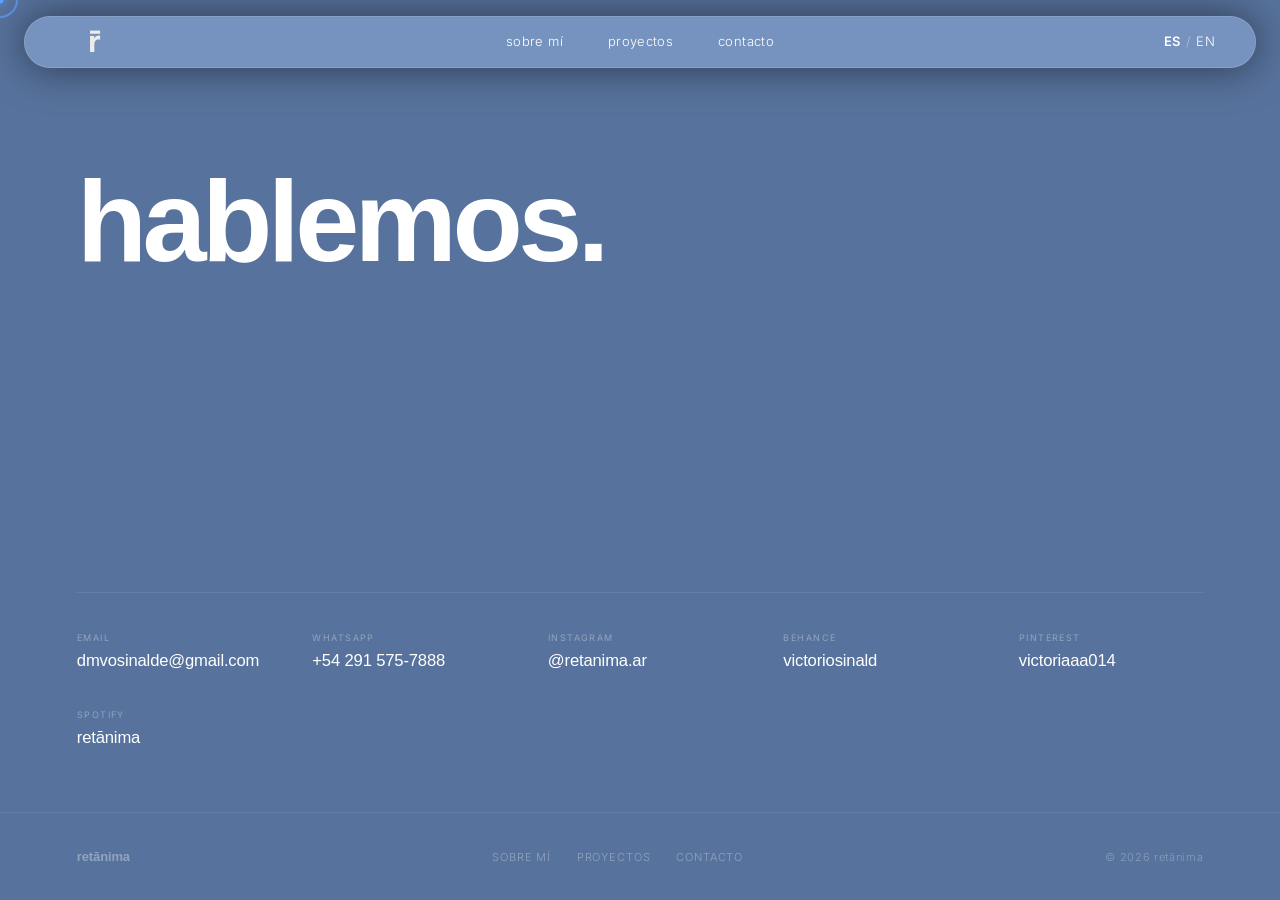
<file: Claude/contacto.html>
<!DOCTYPE html>
<html lang="es">
<head>
<meta charset="UTF-8">
<meta name="viewport" content="width=device-width, initial-scale=1.0">
<title>contacto — retánima</title>
<link rel="icon" type="image/svg+xml" href="favicon.svg">
<link rel="stylesheet" href="https://fonts.googleapis.com/css2?family=Inter:wght@300;400&display=swap">
<style>
*{box-sizing:border-box;margin:0;padding:0;cursor:none!important}
html,body{overflow-x:hidden}
body{background:#57729c;-webkit-font-smoothing:antialiased;color:#fff;min-height:100vh;display:flex;flex-direction:column;}
#cur-dot{position:fixed;width:7px;height:7px;background:#5b9fff;border-radius:50%;pointer-events:none;z-index:9999;transform:translate(-50%,-50%);transition:transform .15s ease;box-shadow:0 0 8px #5b9fff;}
#cur-ring{position:fixed;width:36px;height:36px;border:2px solid #5b9fff;border-radius:50%;pointer-events:none;z-index:9998;transform:translate(-50%,-50%);transition:width .3s ease,height .3s ease,opacity .3s;opacity:.7;}
body.cur-hover #cur-ring{width:52px;height:52px;opacity:1;}
body.cur-hover #cur-dot{transform:translate(-50%,-50%) scale(0);}

header{
  position:fixed;top:16px;left:50%;transform:translateX(-50%);
  width:calc(100% - 48px);max-width:1300px;z-index:900;height:52px;
  background:rgba(150,180,225,.50);backdrop-filter:blur(22px);-webkit-backdrop-filter:blur(22px);
  border:1px solid rgba(255,255,255,.14);border-radius:40px;box-shadow:0 0 40px rgba(0,0,0,.50);
  display:grid;grid-template-columns:1fr auto 1fr;align-items:center;
  padding:0 clamp(20px,4vw,40px);
}
.hdr-logo{display:flex;align-items:center;text-decoration:none;margin-top:-5px;}
.hdr-logo img{width:58px;height:58px;object-fit:contain;}
nav.hdr-nav{display:flex;align-items:center;gap:clamp(28px,3.5vw,54px);margin-top:-5px;}
nav.hdr-nav a{
  font-family:'Inter',sans-serif;font-size:13px;font-weight:300;
  letter-spacing:.03em;text-decoration:none;color:#fff;transition:opacity .2s;position:relative;
}
nav.hdr-nav a::after{content:'';position:absolute;bottom:-3px;left:0;width:0;height:1px;background:#fff;transition:width .2s ease;}
nav.hdr-nav a:hover{opacity:.55}
nav.hdr-nav a:hover::after{width:100%;}
.nav-proyectos{position:relative;}
.nav-proy-btn{font-family:'Inter',sans-serif;font-size:13px;font-weight:300;letter-spacing:.03em;color:#fff;background:none;border:none;cursor:pointer;padding:0;transition:opacity .2s;position:relative;top:-0.5px;}
.nav-proy-btn::after{content:'';position:absolute;bottom:-3px;left:0;width:0;height:1px;background:#fff;transition:width .2s ease;}
.nav-proy-btn:hover{opacity:.55;}
.nav-proy-btn:hover::after{width:100%;}
.proy-dropdown{position:absolute;top:calc(100% + 12px);left:50%;transform:translateX(-50%);background:rgba(20,20,30,.92);backdrop-filter:blur(12px);border:1px solid rgba(255,255,255,.1);border-radius:8px;padding:6px 0;min-width:220px;visibility:hidden;opacity:0;transition:opacity .2s,visibility .2s;z-index:999;}
.nav-proyectos.open .proy-dropdown{visibility:visible;opacity:1;}
.proy-item{display:flex;align-items:center;gap:10px;padding:9px 16px;font-family:'Inter',sans-serif;font-size:12px;font-weight:300;letter-spacing:.05em;color:#fff;text-decoration:none;white-space:nowrap;background:none;border:none;width:100%;cursor:pointer;transition:background .15s;}
.proy-item:hover{background:rgba(255,255,255,.08);}
.proy-item .proy-tag{font-size:9px;letter-spacing:.1em;text-transform:uppercase;opacity:.4;margin-left:auto;}
.proy-divider{height:1px;background:rgba(255,255,255,.1);margin:4px 0;}
.hdr-lang{
  display:flex;justify-content:flex-end;align-items:center;gap:5px;
  font-family:'Inter',sans-serif;font-size:13px;font-weight:300;
  letter-spacing:.03em;cursor:pointer;color:#fff;background:none;border:none;padding:0;margin-top:-5px;
}
.hdr-lang span.active{font-weight:600}
.hdr-lang .sep{opacity:.4}

/* CONTACTO */
.contacto{
  flex:1;
  padding:calc(80px + clamp(50px,7vw,90px)) clamp(24px,6vw,80px) clamp(40px,5vw,70px);
  display:flex;
  flex-direction:column;
  justify-content:space-between;
  gap:clamp(40px,6vw,80px);
}
.contacto-top h1{
  font-family:'Helvetica Neue','Helvetica',Arial,sans-serif;
  font-weight:700;
  font-size:clamp(52px,9vw,130px);
  letter-spacing:-.04em;
  line-height:.9;
}
.contacto-top p{
  font-family:'Inter',sans-serif;
  font-weight:300;
  font-size:clamp(13px,1.1vw,16px);
  line-height:1.75;
  opacity:.5;
  max-width:420px;
  margin-top:clamp(14px,1.8vw,24px);
  /* COMPLETAR: breve frase de apertura */
}
.contacto-grid{
  display:grid;
  grid-template-columns:repeat(auto-fit,minmax(180px,1fr));
  gap:clamp(24px,3vw,48px) clamp(32px,4vw,60px);
  border-top:1px solid rgba(255,255,255,.1);
  padding-top:clamp(24px,3vw,40px);
}
.clink-group{display:flex;flex-direction:column;gap:6px;}
.clink-label{
  font-family:'Inter',sans-serif;
  font-size:9px;
  font-weight:400;
  letter-spacing:.16em;
  text-transform:uppercase;
  opacity:.35;
  margin-bottom:2px;
}
.clink{
  font-family:'Helvetica Neue','Helvetica',Arial,sans-serif;
  font-weight:400;
  font-size:clamp(14px,1.3vw,18px);
  color:#fff;
  text-decoration:none;
  letter-spacing:-.01em;
  transition:opacity .2s;
  display:block;
}
.clink:hover{opacity:.45;}

/* FOOTER */
footer{
  border-top:1px solid rgba(255,255,255,.1);
  padding:clamp(24px,3vw,36px) clamp(24px,6vw,80px);
  display:flex;
  align-items:center;
  justify-content:space-between;
  gap:24px;
  flex-wrap:wrap;
}
.ft-brand{
  font-family:'Helvetica Neue','Helvetica',Arial,sans-serif;
  font-size:13px;
  font-weight:700;
  letter-spacing:-.01em;
  color:#fff;
  opacity:.35;
  text-decoration:none;
}
.ft-copy{
  font-family:'Inter',sans-serif;
  font-size:11px;
  font-weight:300;
  letter-spacing:.06em;
  opacity:.3;
}
.ft-links{
  display:flex;
  gap:clamp(16px,2vw,28px);
}
.ft-links a{
  font-family:'Inter',sans-serif;
  font-size:11px;
  font-weight:300;
  letter-spacing:.08em;
  text-transform:uppercase;
  color:#fff;
  text-decoration:none;
  opacity:.35;
  transition:opacity .2s;
}
.ft-links a:hover{opacity:.7;}

@media(max-width:680px){
  .contacto{flex-direction:column;gap:40px;}
}
</style>
</head>
<body>

<header>
  <a href="../index.html" class="hdr-logo">
    <img src="../home/ReduccionLogo.svg" alt="retánima">
  </a>
  <nav class="hdr-nav">
    <a href="sobre-mi.html">sobre mí</a>
    <span class="nav-proyectos" id="navProy">
      <button class="nav-proy-btn">proyectos</button>
      <div class="proy-dropdown">
        <a class="proy-item" href="PUNKED - Galeria.html">PUNKED <span class="proy-tag">editorial</span></a>
        <a class="proy-item" href="Silvestre - Galeria.html">SILVESTRE <span class="proy-tag">editorial</span></a>
        <a class="proy-item" href="MundosFragmentados.html">MUNDOS FRAGMENTADOS <span class="proy-tag">editorial</span></a>
        <div class="proy-divider"></div>
        <a class="proy-item" href="../index.html">TEAM VIDEOCLIP <span class="proy-tag">video</span></a>
        <a class="proy-item" href="../index.html">ROTOSCOPIA — ANIMACIÓN 2D <span class="proy-tag">video</span></a>
        <a class="proy-item" href="../index.html">REGRESO INTERESTELAR <span class="proy-tag">video</span></a>
      </div>
    </span>
    <a href="contacto.html">contacto</a>
  </nav>
  <button class="hdr-lang">
    <span class="active">ES</span><span class="sep">/</span><span>EN</span>
  </button>
</header>

<section class="contacto">
  <div class="contacto-top">
    <h1>hablemos.</h1>
    <p><!-- COMPLETAR: breve frase de apertura --></p>
  </div>

  <div class="contacto-grid">
    <div class="clink-group">
      <p class="clink-label">email</p>
      <a class="clink" href="mailto:dmvosinalde@gmail.com">dmvosinalde@gmail.com</a>
    </div>
    <div class="clink-group">
      <p class="clink-label">whatsapp</p>
      <a class="clink" href="https://wa.me/5492915757888" target="_blank" rel="noopener">+54 291 575-7888</a>
    </div>
    <div class="clink-group">
      <p class="clink-label">instagram</p>
      <a class="clink" href="https://www.instagram.com/retanima.ar" target="_blank" rel="noopener">@retanima.ar</a>
    </div>
    <div class="clink-group">
      <p class="clink-label">behance</p>
      <a class="clink" href="https://www.behance.net/victoriosinald" target="_blank" rel="noopener">victoriosinald</a>
    </div>
    <div class="clink-group">
      <p class="clink-label">pinterest</p>
      <a class="clink" href="https://ar.pinterest.com/victoriaaa014/" target="_blank" rel="noopener">victoriaaa014</a>
    </div>
    <div class="clink-group">
      <p class="clink-label">spotify</p>
      <a class="clink" href="https://open.spotify.com/user/sulg9igk27oea90nxc8qlkyg9?si=0b981acbe6254f13" target="_blank" rel="noopener">retānima</a>
    </div>
  </div>
</section>

<footer>
  <a href="../index.html" class="ft-brand">retānima</a>
  <div class="ft-links">
    <a href="sobre-mi.html">sobre mí</a>
    <a href="../index.html">proyectos</a>
    <a href="contacto.html">contacto</a>
  </div>
  <span class="ft-copy">© 2026 retānima</span>
</footer>

<div id="cur-dot"></div>
<div id="cur-ring"></div>
<script>
const curDot=document.getElementById('cur-dot'),curRing=document.getElementById('cur-ring');
let mx=0,my=0,rx=0,ry=0;
document.addEventListener('mousemove',e=>{mx=e.clientX;my=e.clientY;curDot.style.left=mx+'px';curDot.style.top=my+'px';});
document.querySelectorAll('a,button').forEach(el=>{el.addEventListener('mouseenter',()=>document.body.classList.add('cur-hover'));el.addEventListener('mouseleave',()=>document.body.classList.remove('cur-hover'));});
(function a(){rx+=(mx-rx)*.1;ry+=(my-ry)*.1;curRing.style.left=rx+'px';curRing.style.top=ry+'px';requestAnimationFrame(a);})();
const navProy=document.getElementById('navProy');
navProy.addEventListener('click',e=>{e.stopPropagation();navProy.classList.toggle('open');});
document.addEventListener('click',()=>navProy.classList.remove('open'));
</script>
</body>
</html>
</file>
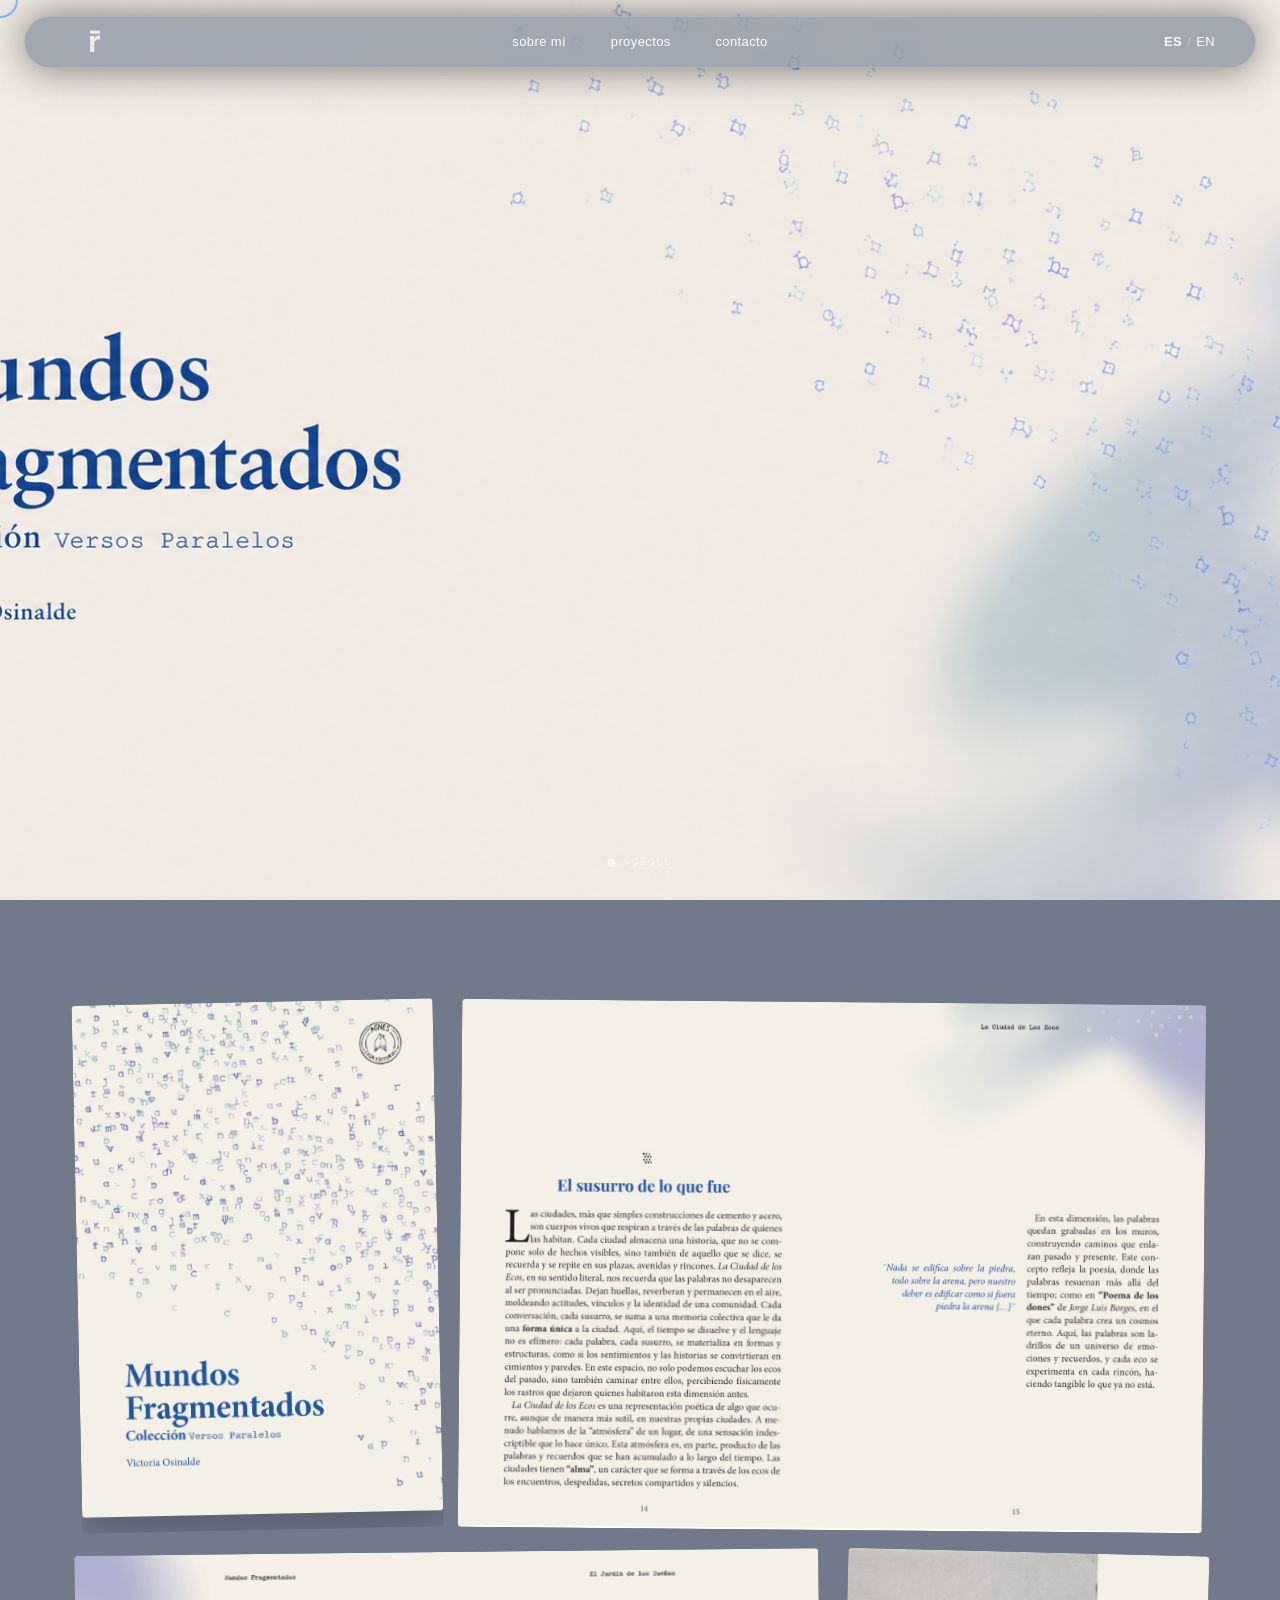
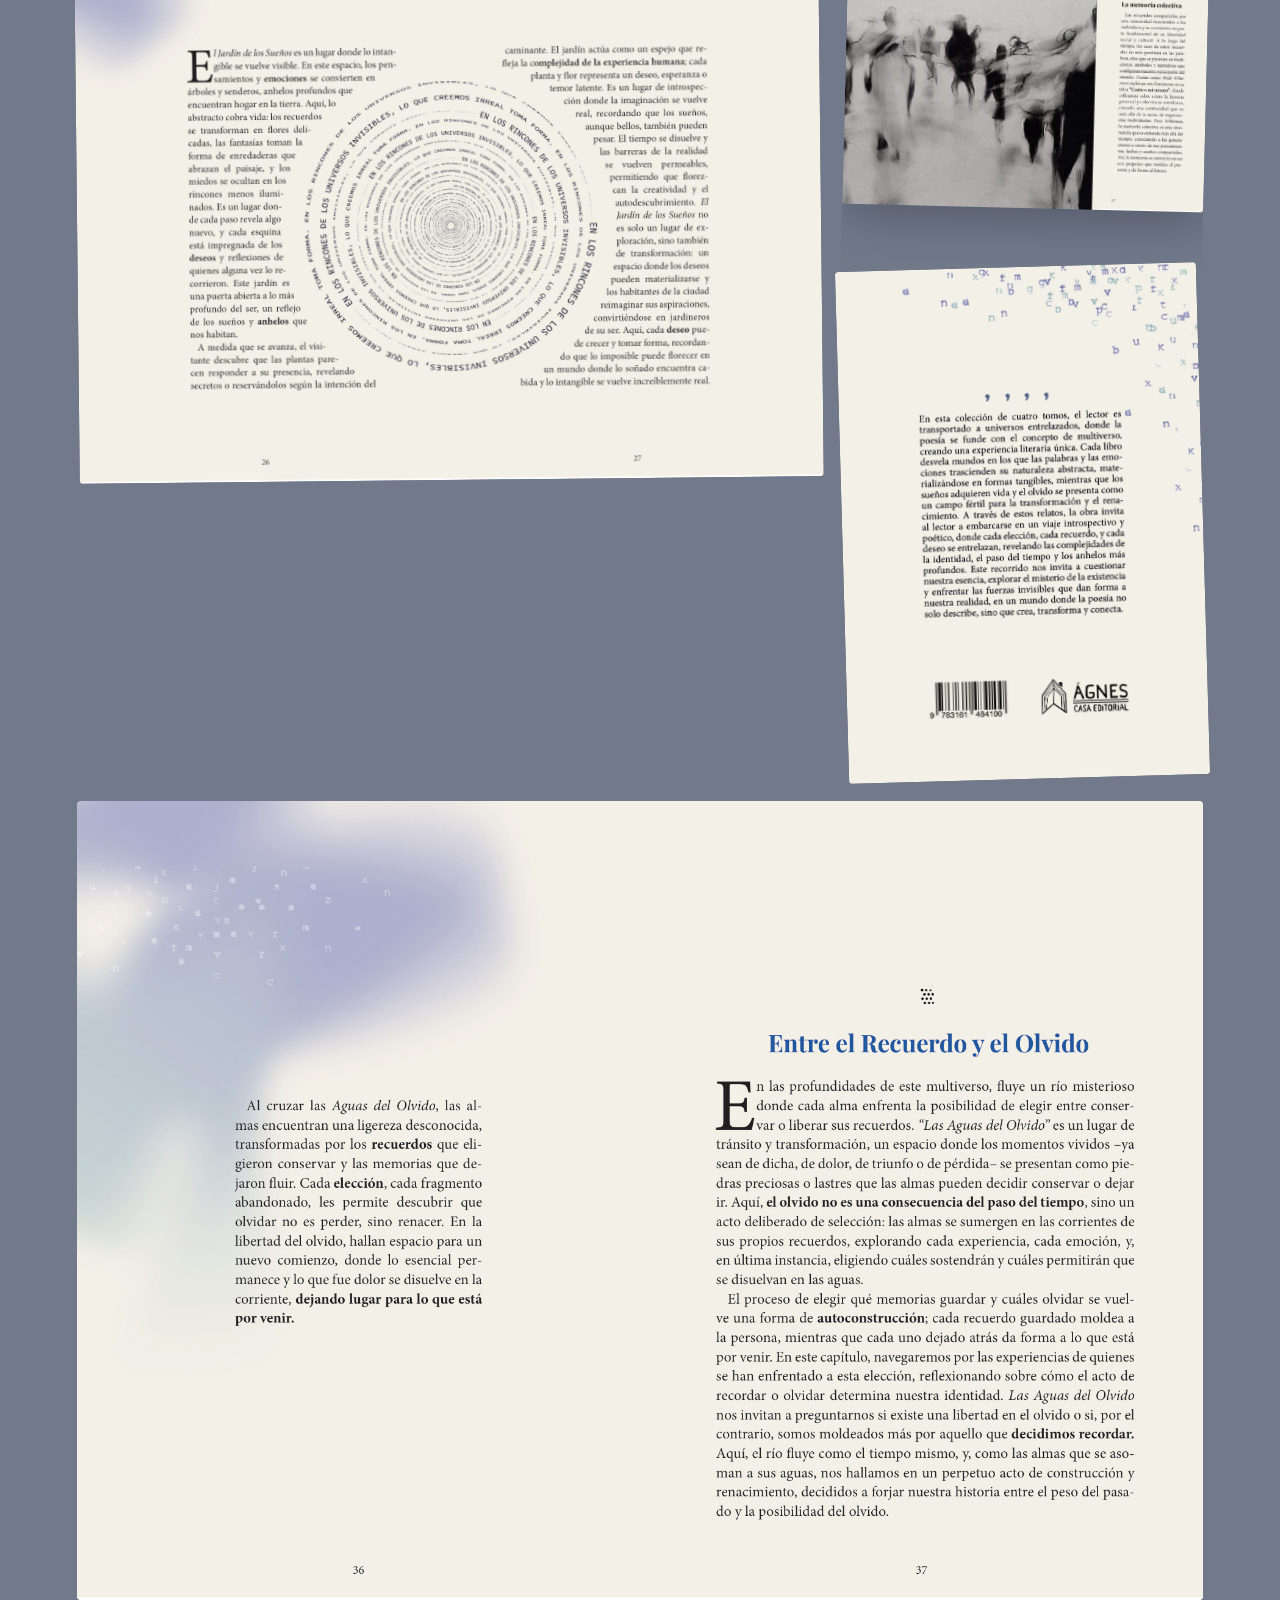
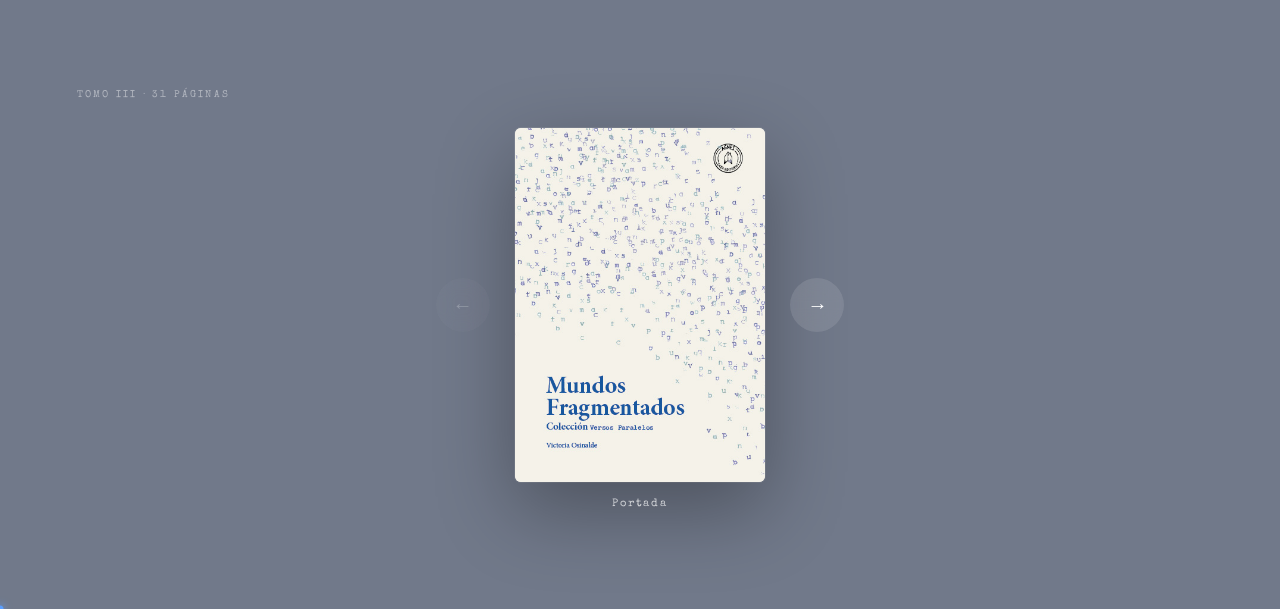
<file: Claude/MundosFragmentados.html>
<!DOCTYPE html>
<html lang="es">
<head>
<meta charset="UTF-8">
<meta name="viewport" content="width=device-width, initial-scale=1.0">
<title>Mundos Fragmentados — retánima</title>
<link rel="stylesheet" href="https://fonts.googleapis.com/css2?family=Archivo+Black&family=Special+Elite&display=swap">
<style>
*{box-sizing:border-box;margin:0;padding:0;cursor:none!important}
html,body{overflow-x:hidden}
body{background:#71798a;-webkit-font-smoothing:antialiased;color:#fff}
#cur-dot{position:fixed;width:7px;height:7px;background:#5b9fff;border-radius:50%;pointer-events:none;z-index:9999;transform:translate(-50%,-50%);transition:transform .15s ease;box-shadow:0 0 8px #5b9fff;}
#cur-ring{position:fixed;width:36px;height:36px;border:2px solid #5b9fff;border-radius:50%;pointer-events:none;z-index:9998;transform:translate(-50%,-50%);transition:width .3s ease,height .3s ease,opacity .3s;opacity:.7;}
body.cur-hover #cur-ring{width:52px;height:52px;opacity:1;}
body.cur-hover #cur-dot{transform:translate(-50%,-50%) scale(0);}

header{position:fixed;top:16px;left:50%;transform:translateX(-50%);width:calc(100% - 48px);max-width:1300px;z-index:900;height:52px;background:rgba(85, 102, 126, 0.5);backdrop-filter:blur(22px);-webkit-backdrop-filter:blur(22px);border:1px solid rgba(255,255,255,.14);border-radius:40px;box-shadow:0 0 40px rgba(0,0,0,.50);display:grid;grid-template-columns:1fr auto 1fr;align-items:center;padding:0 clamp(20px,4vw,40px);}
.hdr-logo{display:flex;align-items:center;text-decoration:none;margin-top:-5px;}
.hdr-logo img{width:58px;height:58px;object-fit:contain;}
nav.hdr-nav{display:flex;align-items:center;gap:clamp(28px,3.5vw,54px);margin-top:-5px;}
nav.hdr-nav a{font-family:'Inter',sans-serif;font-size:13px;font-weight:300;letter-spacing:.03em;text-decoration:none;color:#fff;transition:opacity .2s;position:relative;}
nav.hdr-nav a::after{content:'';position:absolute;bottom:-3px;left:0;width:0;height:1px;background:#fff;transition:width .2s ease;}
nav.hdr-nav a:hover{opacity:.55}
nav.hdr-nav a:hover::after{width:100%;}
.nav-proyectos{position:relative;}
.nav-proy-btn{font-family:'Inter',sans-serif;font-size:13px;font-weight:300;letter-spacing:.03em;color:#fff;background:none;border:none;cursor:pointer;padding:0;transition:opacity .2s;position:relative;top:-0.5px;}
.nav-proy-btn::after{content:'';position:absolute;bottom:-3px;left:0;width:0;height:1px;background:#fff;transition:width .2s ease;}
.nav-proy-btn:hover{opacity:.55;}
.nav-proy-btn:hover::after{width:100%;}
.proy-dropdown{position:absolute;top:calc(100% + 12px);left:50%;transform:translateX(-50%);background:rgba(20,20,30,.92);backdrop-filter:blur(12px);border:1px solid rgba(255,255,255,.1);border-radius:8px;padding:6px 0;min-width:220px;visibility:hidden;opacity:0;transition:opacity .2s,visibility .2s;z-index:999;}
.nav-proyectos.open .proy-dropdown{visibility:visible;opacity:1;}
.proy-item{display:flex;align-items:center;gap:10px;padding:9px 16px;font-family:'Inter',sans-serif;font-size:12px;font-weight:300;letter-spacing:.05em;color:#fff;text-decoration:none;white-space:nowrap;background:none;border:none;width:100%;cursor:pointer;transition:background .15s;}
.proy-item:hover{background:rgba(255,255,255,.08);}
.proy-item .proy-tag{font-size:9px;letter-spacing:.1em;text-transform:uppercase;opacity:.4;margin-left:auto;}
.proy-divider{height:1px;background:rgba(255,255,255,.1);margin:4px 0;}
.hdr-lang{display:flex;justify-content:flex-end;align-items:center;gap:5px;font-family:'Inter',sans-serif;font-size:13px;font-weight:300;letter-spacing:.03em;color:#fff;background:none;border:none;padding:0;margin-top:-5px;}
.hdr-lang span.active{font-weight:600}.hdr-lang .sep{opacity:.4}

/* INTRO */
.intro{
  position:relative;
  width:100%;
  height:100vh;
  display:flex;
  align-items:center;
  justify-content:center;
  overflow:hidden;
  background:#71798a;
}
.intro-cover{
  width:100%;
  height:100vh;
  object-fit:cover;
  object-position:center top;
  display:block;
}
.intro-scroll{
  position:absolute;
  bottom:32px;
  left:50%;
  transform:translateX(-50%);
  font-family:"Special Elite",monospace;
  font-size:10px;
  letter-spacing:.22em;
  text-transform:uppercase;
  color:#fff;
  display:flex;
  align-items:center;
  gap:8px;
  opacity:.55;
  animation:fadeIn 1.2s 1.2s both;
}
@keyframes fadeIn{from{opacity:0;transform:translateX(-50%) translateY(6px)}to{opacity:.55;transform:translateX(-50%) translateY(0)}}

.dot{width:8px;height:8px;border-radius:50%;background:#fff;animation:blink 1.4s steps(2) infinite;flex:none}
@keyframes blink{50%{opacity:.25}}

/* GALLERY */
.gallery{
  padding:clamp(32px,5vw,70px) clamp(24px,6vw,80px) clamp(40px,5vw,70px);
}
.gallery-head{
  display:flex;
  align-items:baseline;
  gap:18px;
  border-top:1px solid rgba(255,255,255,.14);
  padding-top:22px;
  margin-bottom:clamp(20px,3.5vw,44px);
}
.gallery-head h2{
  font-family:"Archivo Black",sans-serif;
  font-size:clamp(20px,2.8vw,40px);
  letter-spacing:-.03em;
}
.gallery-head span{
  font-family:"Special Elite",monospace;
  font-size:10px;
  letter-spacing:.22em;
  text-transform:uppercase;
  opacity:.45;
}

.grid{
  display:grid;
  grid-template-columns:repeat(3,1fr);
  gap:clamp(10px,1.8vw,22px);
}
.gitem{
  line-height:0;
  opacity:0;
  transform:translateY(38px);
  transition:opacity .95s cubic-bezier(.16,.84,.34,1),transform .95s cubic-bezier(.16,.84,.34,1);
  cursor:zoom-in;
  border-radius:3px;
  overflow:hidden;
}
.gitem img{
  width:100%;
  display:block;
  filter:drop-shadow(0 10px 26px rgba(15,20,30,.32));
  transition:transform .4s ease,filter .4s ease;
  border-radius:3px;
}
.gitem.vis{opacity:1;transform:none}
.gitem.vis:hover img{transform:scale(1.025);filter:drop-shadow(0 16px 40px rgba(15,20,30,.5))}
.gitem.span2{grid-column:span 2}
.gitem.span3{grid-column:span 3}

/* TEXT CARDS */
.gtext-card{
  width:100%;height:100%;min-height:220px;
  display:flex;flex-direction:column;justify-content:flex-end;
  padding:clamp(18px,2.2vw,30px);
  position:relative;overflow:hidden;border-radius:3px;
}
.gtext-card .gc-ghost{
  position:absolute;
  font-family:"Archivo Black",sans-serif;
  font-size:clamp(90px,16vw,220px);
  line-height:1;letter-spacing:-.05em;
  opacity:.06;pointer-events:none;user-select:none;color:#fff;
}
.gtext-card .gc-label{
  font-family:"Special Elite",monospace;
  font-size:9px;letter-spacing:.22em;text-transform:uppercase;
  opacity:.45;margin-bottom:10px;
}
.gtext-card .gc-quote{
  font-family:"Special Elite",monospace;
  font-size:clamp(12px,1.2vw,16px);line-height:1.65;letter-spacing:.04em;
}
.gtext-card .gc-title{
  font-family:"Archivo Black",sans-serif;
  font-size:clamp(22px,3.2vw,46px);line-height:.88;
  letter-spacing:-.04em;margin-bottom:10px;
}
.gtext-card .gc-swirl{
  position:absolute;opacity:.09;pointer-events:none;
}

/* BOOK VIEWER */
.book-section{
  padding:clamp(32px,5vw,70px) clamp(24px,6vw,80px) clamp(60px,8vw,100px);
}
.book-head{
  border-top:1px solid rgba(255,255,255,.14);
  padding-top:22px;
  margin-bottom:clamp(20px,3vw,40px);
  display:flex;
  align-items:baseline;
  gap:18px;
}
.book-head h2{
  font-family:"Archivo Black",sans-serif;
  font-size:clamp(20px,2.8vw,40px);
  letter-spacing:-.03em;
}
.book-head span{
  font-family:"Special Elite",monospace;
  font-size:10px;
  letter-spacing:.22em;
  text-transform:uppercase;
  opacity:.45;
}
.book-viewer{
  display:flex;
  align-items:center;
  justify-content:center;
  gap:clamp(12px,2vw,28px);
}
.book-spread{
  width:min(1200px,78vw);
  display:grid;
  grid-template-columns:1fr 1fr;
  background:#f5f3ee;
  border-radius:6px;
  overflow:hidden;
  box-shadow:0 28px 80px rgba(0,0,0,.32),0 0 0 1px rgba(255,255,255,.1);
}
.book-spread.single{
  grid-template-columns:1fr;
  width:min(300px,19.5vw);
}
.book-spread img{width:100%;display:block;background:#f5f3ee}
.book-spread img:first-child{border-right:1px solid rgba(0,0,0,.07)}
.book-spread.single img:first-child{border-right:none}
.book-btn{
  border:none;
  background:rgba(255,255,255,.11);
  backdrop-filter:blur(10px);
  color:#fff;
  width:54px;height:54px;
  border-radius:50%;
  font-size:20px;
  cursor:pointer;
  transition:.25s ease;
  flex:none;
}
.book-btn:hover{background:rgba(255,255,255,.22);transform:scale(1.07)}
.book-btn:disabled{opacity:.25;cursor:not-allowed;transform:none}
.book-counter{
  text-align:center;
  margin-top:16px;
  font-family:"Special Elite",monospace;
  letter-spacing:.16em;
  font-size:11px;
  opacity:.7;
}

/* LIGHTBOX */
#lb{position:fixed;inset:0;z-index:900;background:rgba(0,0,0,.9);visibility:hidden;opacity:0;display:flex;align-items:center;justify-content:center;cursor:zoom-out;transition:opacity .3s,visibility .3s}
#lb.open{visibility:visible;opacity:1;backdrop-filter:blur(6px)}
#lb img{max-width:92vw;max-height:90vh;object-fit:contain;transform:scale(.9);transition:transform .35s cubic-bezier(.16,.84,.34,1)}
#lb.open img{transform:scale(1)}
#lb-x{position:fixed;top:22px;right:28px;font-family:"Special Elite",monospace;font-size:11px;letter-spacing:.22em;text-transform:uppercase;color:#fff;cursor:pointer;opacity:.75}
#lb-x:hover{opacity:1}

@media(max-width:700px){
  .grid{grid-template-columns:1fr 1fr}
  .gitem.span2{grid-column:span 2}
  .gitem.span3{grid-column:span 2}
  .book-spread{width:82vw}
  .book-spread.single{width:22vw}
  .book-btn{width:40px;height:40px;font-size:17px}
}
@media(max-width:480px){
  .grid{grid-template-columns:1fr}
  .gitem.span2,.gitem.span3{grid-column:span 1}
}
</style>
</head>
<body>

<header>
  <a href="../index.html" class="hdr-logo"><img src="../home/ReduccionLogo.svg" alt="retánima"></a>
  <nav class="hdr-nav">
    <a href="sobre-mi.html">sobre mí</a>
    <span class="nav-proyectos" id="navProy">
      <button class="nav-proy-btn">proyectos</button>
      <div class="proy-dropdown">
        <a class="proy-item" href="PUNKED - Galeria.html">PUNKED <span class="proy-tag">editorial</span></a>
        <a class="proy-item" href="Silvestre - Galeria.html">SILVESTRE <span class="proy-tag">editorial</span></a>
        <a class="proy-item" href="MundosFragmentados.html">MUNDOS FRAGMENTADOS <span class="proy-tag">editorial</span></a>
        <div class="proy-divider"></div>
        <a class="proy-item" href="../index.html">TEAM VIDEOCLIP <span class="proy-tag">video</span></a>
        <a class="proy-item" href="../index.html">ROTOSCOPIA — ANIMACIÓN 2D <span class="proy-tag">video</span></a>
        <a class="proy-item" href="../index.html">REGRESO INTERESTELAR <span class="proy-tag">video</span></a>
      </div>
    </span>
    <a href="contacto.html">contacto</a>
  </nav>
  <button class="hdr-lang"><span class="active">ES</span><span class="sep">/</span><span>EN</span></button>
</header>

<!-- INTRO -->
<section class="intro">
  <img class="intro-cover" src="../MundosFragmentados/PortadaMundosFragmentados.png" alt="Portada Mundos Fragmentados">
  <div class="intro-scroll"><span class="dot"></span>Scroll</div>
</section>

<!-- GALLERY GRID -->
<section class="gallery">
  <div class="grid">
    <!-- Portada portrait (1 col) -->
    <div class="gitem" style="transform:translateY(38px) rotate(-1.2deg)">
      <img src="MUNDOS/PortadaMundos.jpg" alt="Portada Mundos Fragmentados">
    </div>
    <!-- Doble spread landscape (2 col) -->
    <div class="gitem span2" style="transform:translateY(38px) rotate(.5deg)">
      <img src="MUNDOS/DobleCiudadEcos.jpg" alt="Ciudad de los Ecos">
    </div>

    <!-- Doble spread landscape (2 col) -->
    <div class="gitem span2" style="transform:translateY(38px) rotate(-.6deg)">
      <img src="MUNDOS/DobleEsfera.jpg" alt="Doble Esfera">
    </div>
    <!-- Single portrait (1 col) -->
    <div class="gitem" style="transform:translateY(38px) rotate(1.4deg)">
      <img src="MUNDOS/FotoMemoria.jpg" alt="Foto Memoria">
    </div>

    <div class="gitem" style="transform:translateY(38px) rotate(-1deg)">
      <img src="MUNDOS/IndiceNumeros.jpg" alt="Índice">
    </div>
    <div class="gitem" style="transform:translateY(38px) rotate(.9deg)">
      <img src="MUNDOS/PaginaAzul.jpg" alt="Página Azul">
    </div>
    <div class="gitem" style="transform:translateY(38px) rotate(-1.6deg);margin-top:-65%">
      <img src="MUNDOS/ContratapaMundos.jpg" alt="Contratapa">
    </div>

    <!-- Doble spread full-width bottom -->
    <div class="gitem span3" style="transform:translateY(38px)">
      <img src="MUNDOS/DobleMancha.jpg" alt="Doble Mancha">
    </div>
  </div>
</section>

<!-- LIBRO INTERACTIVO -->
<section class="book-section">
  <p style="font-family:'Special Elite',monospace;font-size:10px;letter-spacing:.22em;text-transform:uppercase;opacity:.45;margin-bottom:clamp(16px,2.5vw,28px)">Tomo III · 31 páginas</p>
  <div class="book-viewer">
    <button id="prevBook" class="book-btn">←</button>
    <div id="bookSpread" class="book-spread">
      <img id="leftPage" alt="">
      <img id="rightPage" alt="">
    </div>
    <button id="nextBook" class="book-btn">→</button>
  </div>
  <div id="pageCounter" class="book-counter"></div>
</section>

<div id="lb"><img id="lb-img" alt=""><span id="lb-x">Cerrar ✕</span></div>

<script>
/* SCROLL REVEAL */
const io=new IntersectionObserver(es=>{
  es.forEach(e=>{
    if(e.isIntersecting){
      e.target.classList.add('vis');
      io.unobserve(e.target);
    }
  });
},{threshold:.04});
document.querySelectorAll('.gitem').forEach(el=>io.observe(el));

/* LIGHTBOX */
const lb=document.getElementById('lb'),lbImg=document.getElementById('lb-img');
function closeLb(){lb.classList.remove('open');document.body.style.overflow='';}
document.querySelectorAll('.gitem img').forEach(img=>{
  img.addEventListener('click',e=>{
    e.stopPropagation();
    lbImg.src=img.src;
    lb.classList.add('open');
    document.body.style.overflow='hidden';
  });
});
lb.addEventListener('click',closeLb);
document.getElementById('lb-x').addEventListener('click',e=>{e.stopPropagation();closeLb();});
document.addEventListener('keydown',e=>{if(e.key==='Escape')closeLb();});

/* BOOK VIEWER */
const totalPages=31;
const maxSpread=16;
const pages=[];
for(let i=1;i<=totalPages;i++){
  pages.push(`../MundosFragmentados/P%C3%A1ginas/P%C3%A1gina%20(${i}).jpg`);
}
const bookSpread=document.getElementById("bookSpread");
const leftPage=document.getElementById("leftPage");
const rightPage=document.getElementById("rightPage");
const counter=document.getElementById("pageCounter");
const prevBook=document.getElementById("prevBook");
const nextBook=document.getElementById("nextBook");
let spread=0;

function renderBook(){
  if(spread===0){
    bookSpread.classList.add("single");
    leftPage.src=pages[0];
    rightPage.style.display="none";
    counter.textContent="Portada";
    prevBook.disabled=true;
    nextBook.disabled=false;
    return;
  }
  if(spread===maxSpread){
    bookSpread.classList.add("single");
    leftPage.src=pages[totalPages-1];
    rightPage.style.display="none";
    counter.textContent="Contratapa";
    prevBook.disabled=false;
    nextBook.disabled=true;
    return;
  }
  bookSpread.classList.remove("single");
  const leftIndex=spread*2-1;
  const rightIndex=spread*2;
  const hasRight=rightIndex<totalPages-1;
  leftPage.src=pages[leftIndex];
  if(hasRight){
    rightPage.src=pages[rightIndex];
    rightPage.style.display="block";
    counter.textContent=`Páginas ${leftIndex+1}–${rightIndex+1}`;
  }else{
    rightPage.style.display="none";
    counter.textContent=`Página ${leftIndex+1}`;
  }
  prevBook.disabled=false;
  nextBook.disabled=false;
}
nextBook.addEventListener("click",()=>{if(spread<maxSpread){spread++;renderBook();}});
prevBook.addEventListener("click",()=>{if(spread>0){spread--;renderBook();}});
renderBook();

</script>
<div id="cur-dot"></div>
<div id="cur-ring"></div>
<script>
const curDot=document.getElementById('cur-dot'),curRing=document.getElementById('cur-ring');
let mx=0,my=0,rx=0,ry=0;
document.addEventListener('mousemove',e=>{mx=e.clientX;my=e.clientY;curDot.style.left=mx+'px';curDot.style.top=my+'px';});
document.querySelectorAll('a,button,.gitem,.book-btn').forEach(el=>{el.addEventListener('mouseenter',()=>document.body.classList.add('cur-hover'));el.addEventListener('mouseleave',()=>document.body.classList.remove('cur-hover'));});
(function a(){rx+=(mx-rx)*.1;ry+=(my-ry)*.1;curRing.style.left=rx+'px';curRing.style.top=ry+'px';requestAnimationFrame(a);})();
const navProy=document.getElementById('navProy');
navProy.addEventListener('click',e=>{e.stopPropagation();navProy.classList.toggle('open');});
document.addEventListener('click',()=>navProy.classList.remove('open'));
</script>
</body>
</html>
</file>
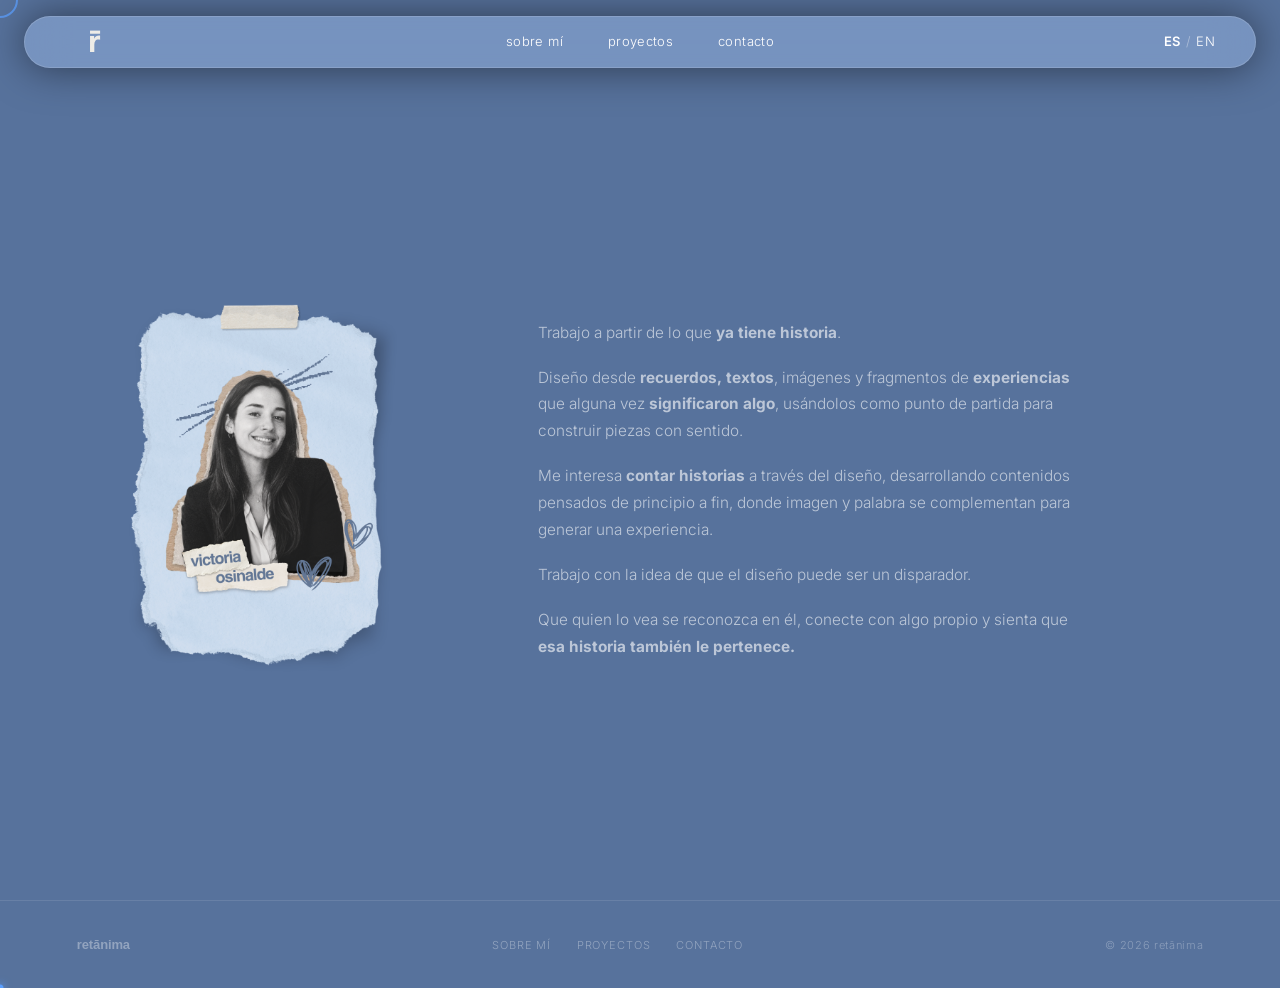
<file: Claude/sobre-mi.html>
<!DOCTYPE html>
<html lang="es">
<head>
<meta charset="UTF-8">
<meta name="viewport" content="width=device-width, initial-scale=1.0">
<title>sobre mí — retánima</title>
<link rel="icon" type="image/svg+xml" href="favicon.svg">
<link rel="stylesheet" href="https://fonts.googleapis.com/css2?family=Inter:wght@300;400&display=swap">
<style>
*{box-sizing:border-box;margin:0;padding:0;cursor:none!important}
html,body{overflow-x:hidden}
body{background:#57729c;-webkit-font-smoothing:antialiased;color:#fff;min-height:100vh;}
#cur-dot{position:fixed;width:7px;height:7px;background:#5b9fff;border-radius:50%;pointer-events:none;z-index:9999;transform:translate(-50%,-50%);transition:transform .15s ease;box-shadow:0 0 8px #5b9fff;}
#cur-ring{position:fixed;width:36px;height:36px;border:2px solid #5b9fff;border-radius:50%;pointer-events:none;z-index:9998;transform:translate(-50%,-50%);transition:width .3s ease,height .3s ease,opacity .3s;opacity:.7;}
body.cur-hover #cur-ring{width:52px;height:52px;opacity:1;}
body.cur-hover #cur-dot{transform:translate(-50%,-50%) scale(0);}

header{
  position:fixed;top:16px;left:50%;transform:translateX(-50%);
  width:calc(100% - 48px);max-width:1300px;z-index:900;height:52px;
  background:rgba(150,180,225,.50);backdrop-filter:blur(22px);-webkit-backdrop-filter:blur(22px);
  border:1px solid rgba(255,255,255,.14);border-radius:40px;box-shadow:0 0 40px rgba(0,0,0,.50);
  display:grid;grid-template-columns:1fr auto 1fr;align-items:center;
  padding:0 clamp(20px,4vw,40px);
}
.hdr-logo{display:flex;align-items:center;text-decoration:none;margin-top:-5px;}
.hdr-logo img{width:58px;height:58px;object-fit:contain;}
nav.hdr-nav{display:flex;align-items:center;gap:clamp(28px,3.5vw,54px);margin-top:-5px;}
nav.hdr-nav a{
  font-family:'Inter',sans-serif;font-size:13px;font-weight:300;
  letter-spacing:.03em;text-decoration:none;color:#fff;transition:opacity .2s;position:relative;
}
nav.hdr-nav a::after{content:'';position:absolute;bottom:-3px;left:0;width:0;height:1px;background:#fff;transition:width .2s ease;}
nav.hdr-nav a:hover{opacity:.55}
nav.hdr-nav a:hover::after{width:100%;}
.nav-proyectos{position:relative;}
.nav-proy-btn{font-family:'Inter',sans-serif;font-size:13px;font-weight:300;letter-spacing:.03em;color:#fff;background:none;border:none;cursor:pointer;padding:0;transition:opacity .2s;position:relative;top:-0.5px;}
.nav-proy-btn::after{content:'';position:absolute;bottom:-3px;left:0;width:0;height:1px;background:#fff;transition:width .2s ease;}
.nav-proy-btn:hover{opacity:.55;}
.nav-proy-btn:hover::after{width:100%;}
.proy-dropdown{position:absolute;top:calc(100% + 12px);left:50%;transform:translateX(-50%);background:rgba(20,20,30,.92);backdrop-filter:blur(12px);border:1px solid rgba(255,255,255,.1);border-radius:8px;padding:6px 0;min-width:220px;visibility:hidden;opacity:0;transition:opacity .2s,visibility .2s;z-index:999;}
.nav-proyectos.open .proy-dropdown{visibility:visible;opacity:1;}
.proy-item{display:flex;align-items:center;gap:10px;padding:9px 16px;font-family:'Inter',sans-serif;font-size:12px;font-weight:300;letter-spacing:.05em;color:#fff;text-decoration:none;white-space:nowrap;background:none;border:none;width:100%;cursor:pointer;transition:background .15s;}
.proy-item:hover{background:rgba(255,255,255,.08);}
.proy-item .proy-tag{font-size:9px;letter-spacing:.1em;text-transform:uppercase;opacity:.4;margin-left:auto;}
.proy-divider{height:1px;background:rgba(255,255,255,.1);margin:4px 0;}
.hdr-lang{
  display:flex;justify-content:flex-end;align-items:center;gap:5px;
  font-family:'Inter',sans-serif;font-size:13px;font-weight:300;
  letter-spacing:.03em;cursor:pointer;color:#fff;background:none;border:none;padding:0;margin-top:-5px;
}
.hdr-lang span.active{font-weight:600}
.hdr-lang .sep{opacity:.4}

/* SOBRE MÍ */
.sobre{
  min-height:100vh;
  padding:calc(80px + clamp(60px,8vw,100px)) clamp(24px,6vw,80px) clamp(60px,8vw,100px);
  display:flex;
  align-items:center;
  gap:clamp(40px,6vw,100px);
}
.sobre-img{
  flex:none;
  width:clamp(240px,30vw,420px);
}
.sobre-img img{
  width:100%;
  display:block;
  border-radius:4px;
}
.sobre-text{
  flex:1;
  max-width:540px;
}
.sobre-text h1{
  font-family:'Helvetica Neue','Helvetica',Arial,sans-serif;
  font-weight:700;
  font-size:clamp(32px,4vw,56px);
  letter-spacing:-.03em;
  margin-bottom:clamp(20px,2.5vw,32px);
  line-height:1;
}
.sobre-text p{
  font-family:'Inter',sans-serif;
  font-weight:300;
  font-size:clamp(14px,1.2vw,17px);
  line-height:1.75;
  opacity:.6;
  margin-bottom:18px;
}
.sobre-text p:last-child{margin-bottom:0;}
.sobre-text strong{font-weight:700;color:#fff;opacity:1;}

@media(max-width:680px){
  .sobre{flex-direction:column;align-items:flex-start;}
  .sobre-img{width:100%;max-width:320px;}
}

/* FOOTER */
footer{
  border-top:1px solid rgba(255,255,255,.1);
  padding:clamp(24px,3vw,36px) clamp(24px,6vw,80px);
  display:flex;align-items:center;justify-content:space-between;gap:24px;flex-wrap:wrap;
}
.ft-brand{font-family:'Helvetica Neue','Helvetica',Arial,sans-serif;font-size:13px;font-weight:700;letter-spacing:-.01em;color:#fff;opacity:.35;text-decoration:none;}
.ft-copy{font-family:'Inter',sans-serif;font-size:11px;font-weight:300;letter-spacing:.06em;opacity:.3;}
.ft-links{display:flex;gap:clamp(16px,2vw,28px);}
.ft-links a{font-family:'Inter',sans-serif;font-size:11px;font-weight:300;letter-spacing:.08em;text-transform:uppercase;color:#fff;text-decoration:none;opacity:.35;transition:opacity .2s;}
.ft-links a:hover{opacity:.7;}
</style>
</head>
<body>

<header>
  <a href="../index.html" class="hdr-logo">
    <img src="../home/ReduccionLogo.svg" alt="retánima">
  </a>
  <nav class="hdr-nav">
    <a href="sobre-mi.html">sobre mí</a>
    <span class="nav-proyectos" id="navProy">
      <button class="nav-proy-btn">proyectos</button>
      <div class="proy-dropdown">
        <a class="proy-item" href="PUNKED - Galeria.html">PUNKED <span class="proy-tag">editorial</span></a>
        <a class="proy-item" href="Silvestre - Galeria.html">SILVESTRE <span class="proy-tag">editorial</span></a>
        <a class="proy-item" href="MundosFragmentados.html">MUNDOS FRAGMENTADOS <span class="proy-tag">editorial</span></a>
        <div class="proy-divider"></div>
        <a class="proy-item" href="../index.html">TEAM VIDEOCLIP <span class="proy-tag">video</span></a>
        <a class="proy-item" href="../index.html">ROTOSCOPIA — ANIMACIÓN 2D <span class="proy-tag">video</span></a>
        <a class="proy-item" href="../index.html">REGRESO INTERESTELAR <span class="proy-tag">video</span></a>
      </div>
    </span>
    <a href="contacto.html">contacto</a>
  </nav>
  <button class="hdr-lang">
    <span class="active">ES</span><span class="sep">/</span><span>EN</span>
  </button>
</header>

<section class="sobre">
  <div class="sobre-img">
    <img src="../sobre mi/victoria.png" alt="Victoria">
  </div>
  <div class="sobre-text">
    <p>Trabajo a partir de lo que <strong>ya tiene historia</strong>.</p>
    <p>Diseño desde <strong>recuerdos, textos</strong>, imágenes y fragmentos de <strong>experiencias</strong> que alguna vez <strong>significaron algo</strong>, usándolos como punto de partida para construir piezas con sentido.</p>
    <p>Me interesa <strong>contar historias</strong> a través del diseño, desarrollando contenidos pensados de principio a fin, donde imagen y palabra se complementan para generar una experiencia.</p>
    <p>Trabajo con la idea de que el diseño puede ser un disparador.</p>
    <p>Que quien lo vea se reconozca en él, conecte con algo propio y sienta que <strong>esa historia también le pertenece.</strong></p>
  </div>
</section>

<footer>
  <a href="../index.html" class="ft-brand">retānima</a>
  <div class="ft-links">
    <a href="sobre-mi.html">sobre mí</a>
    <a href="../index.html">proyectos</a>
    <a href="contacto.html">contacto</a>
  </div>
  <span class="ft-copy">© 2026 retānima</span>
</footer>

<div id="cur-dot"></div>
<div id="cur-ring"></div>
<script>
const curDot=document.getElementById('cur-dot'),curRing=document.getElementById('cur-ring');
let mx=0,my=0,rx=0,ry=0;
document.addEventListener('mousemove',e=>{mx=e.clientX;my=e.clientY;curDot.style.left=mx+'px';curDot.style.top=my+'px';});
document.querySelectorAll('a,button').forEach(el=>{el.addEventListener('mouseenter',()=>document.body.classList.add('cur-hover'));el.addEventListener('mouseleave',()=>document.body.classList.remove('cur-hover'));});
(function a(){rx+=(mx-rx)*.1;ry+=(my-ry)*.1;curRing.style.left=rx+'px';curRing.style.top=ry+'px';requestAnimationFrame(a);})();
const navProy=document.getElementById('navProy');
navProy.addEventListener('click',e=>{e.stopPropagation();navProy.classList.toggle('open');});
document.addEventListener('click',()=>navProy.classList.remove('open'));
</script>
</body>
</html>
</file>
